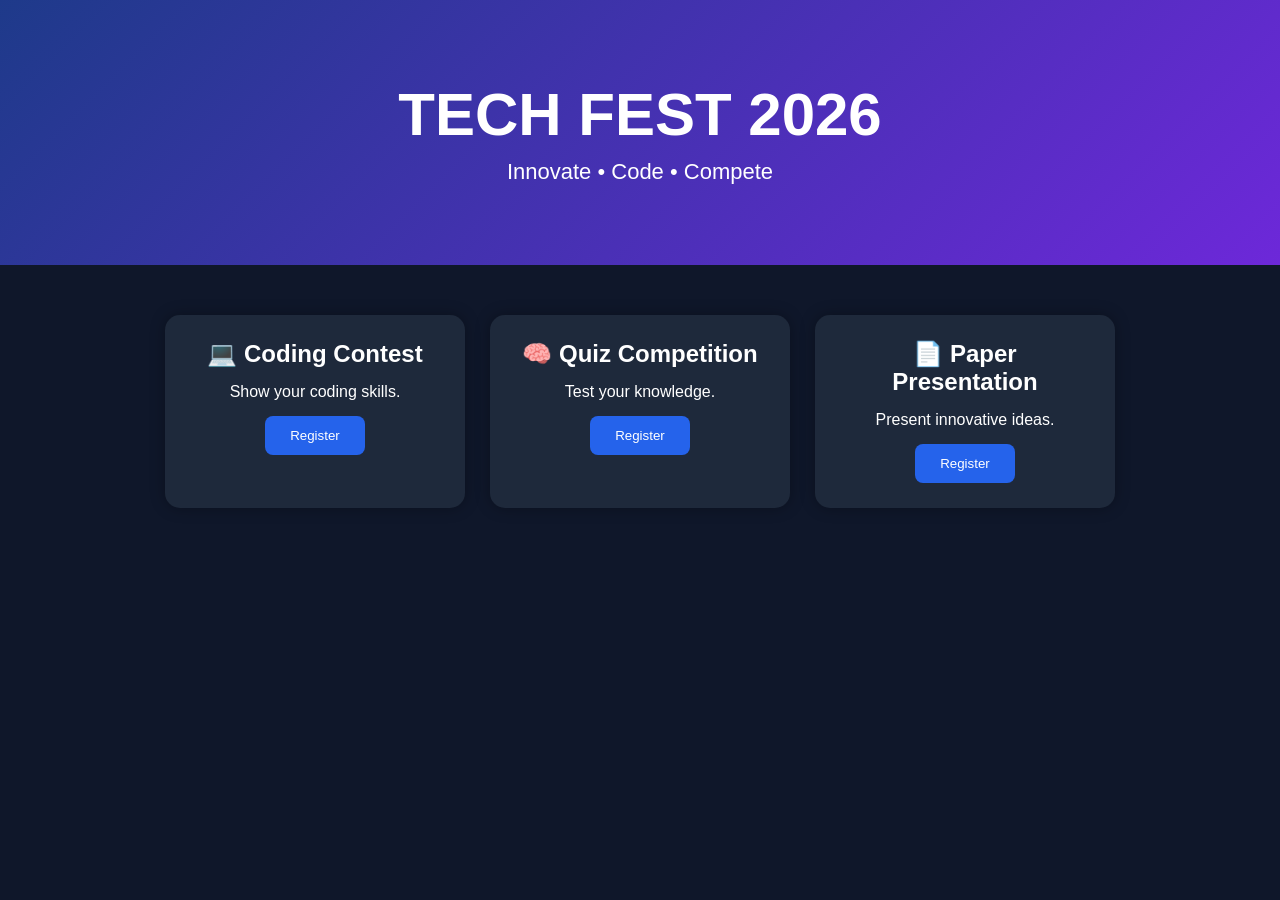
<file: index.html>
<!DOCTYPE html>
<html>
<head>
  <title>TECH FEST 2026</title>
  <link rel="stylesheet" href="style.css">
</head>
<body>

<header>
  <h1>TECH FEST 2026</h1>
  <p>Innovate • Code • Compete</p>
</header>

<div class="cards">

  <div class="card">
    <h2>💻 Coding Contest</h2>
    <p>Show your coding skills.</p>
    <a href="register.html?event=Coding Contest">
      <button>Register</button>
    </a>
  </div>

  <div class="card">
    <h2>🧠 Quiz Competition</h2>
    <p>Test your knowledge.</p>
    <a href="register.html?event=Quiz Competition">
      <button>Register</button>
    </a>
  </div>

  <div class="card">
    <h2>📄 Paper Presentation</h2>
    <p>Present innovative ideas.</p>
    <a href="register.html?event=Paper Presentation">
      <button>Register</button>
    </a>
  </div>

</div>

</body>
</html>
</file>
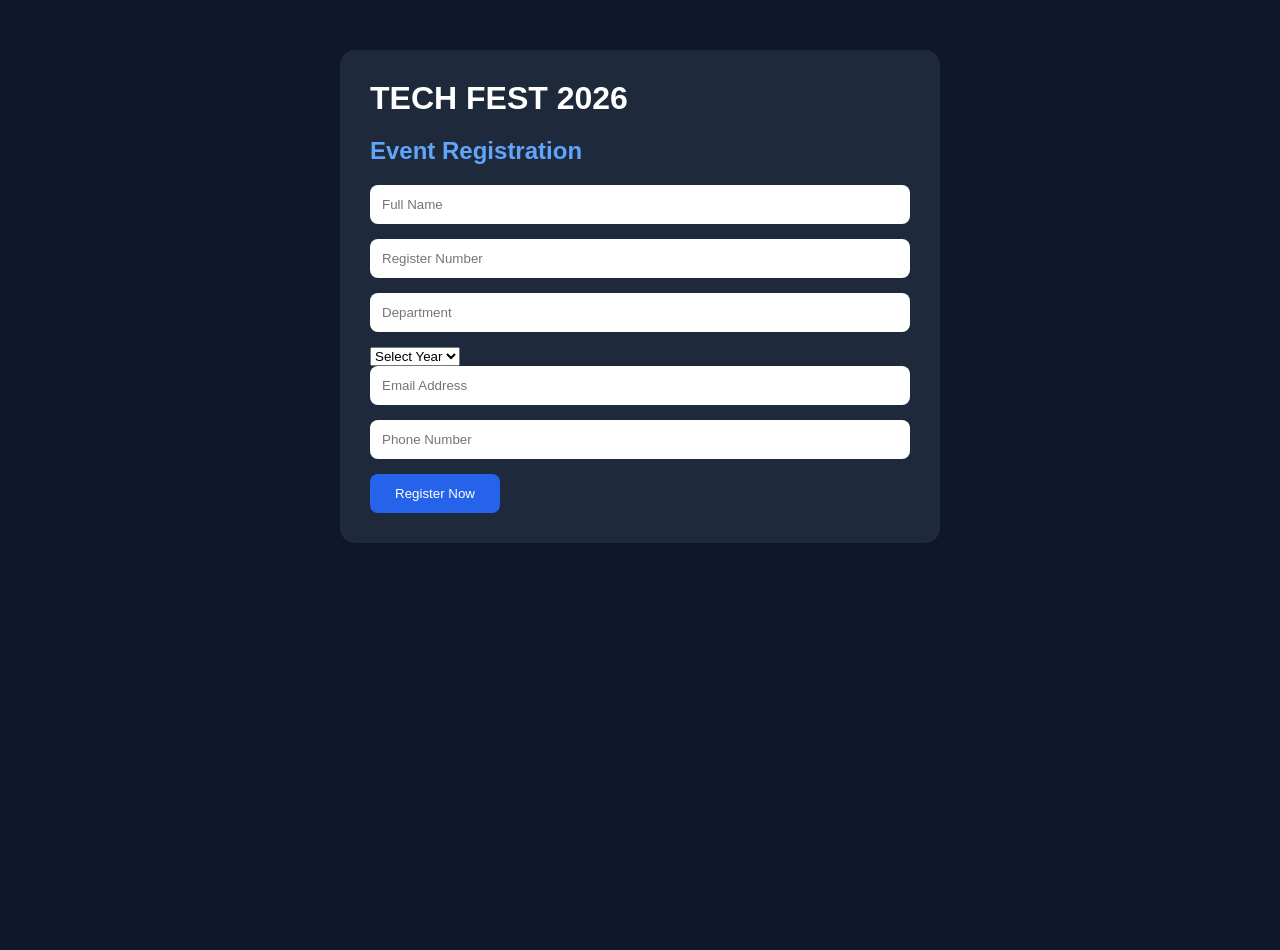
<file: register.html>
<!DOCTYPE html>
<html lang="en">
<head>
<meta charset="UTF-8">
<meta name="viewport" content="width=device-width, initial-scale=1.0">
<title>Event Registration</title>
<link rel="stylesheet" href="style.css">
</head>

<body>

<div class="form-container">

    <h1>TECH FEST 2026</h1>

    <h2 id="eventTitle">Selected Event</h2>

    <form action="register.php" method="POST">

        <input type="hidden" id="event" name="event">

        <input
            type="text"
            name="name"
            placeholder="Full Name"
            required
        >

        <input
            type="text"
            name="regno"
            placeholder="Register Number"
            required
        >

        <input
            type="text"
            name="department"
            placeholder="Department"
            required
        >

        <select name="year" required>
            <option value="">Select Year</option>
            <option>1</option>
            <option>2</option>
            <option>3</option>
            <option>4</option>
        </select>

        <input
            type="email"
            name="email"
            placeholder="Email Address"
            required
        >

        <input
            type="tel"
            name="phone"
            placeholder="Phone Number"
            required
        >

        <button type="submit">
            Register Now
        </button>

    </form>

</div>

<script>

const params = new URLSearchParams(window.location.search);

const eventName = params.get("event");

document.getElementById("eventTitle").innerText =
eventName ? eventName : "Event Registration";

document.getElementById("event").value =
eventName ? eventName : "";

</script>

</body>
</html>
</file>
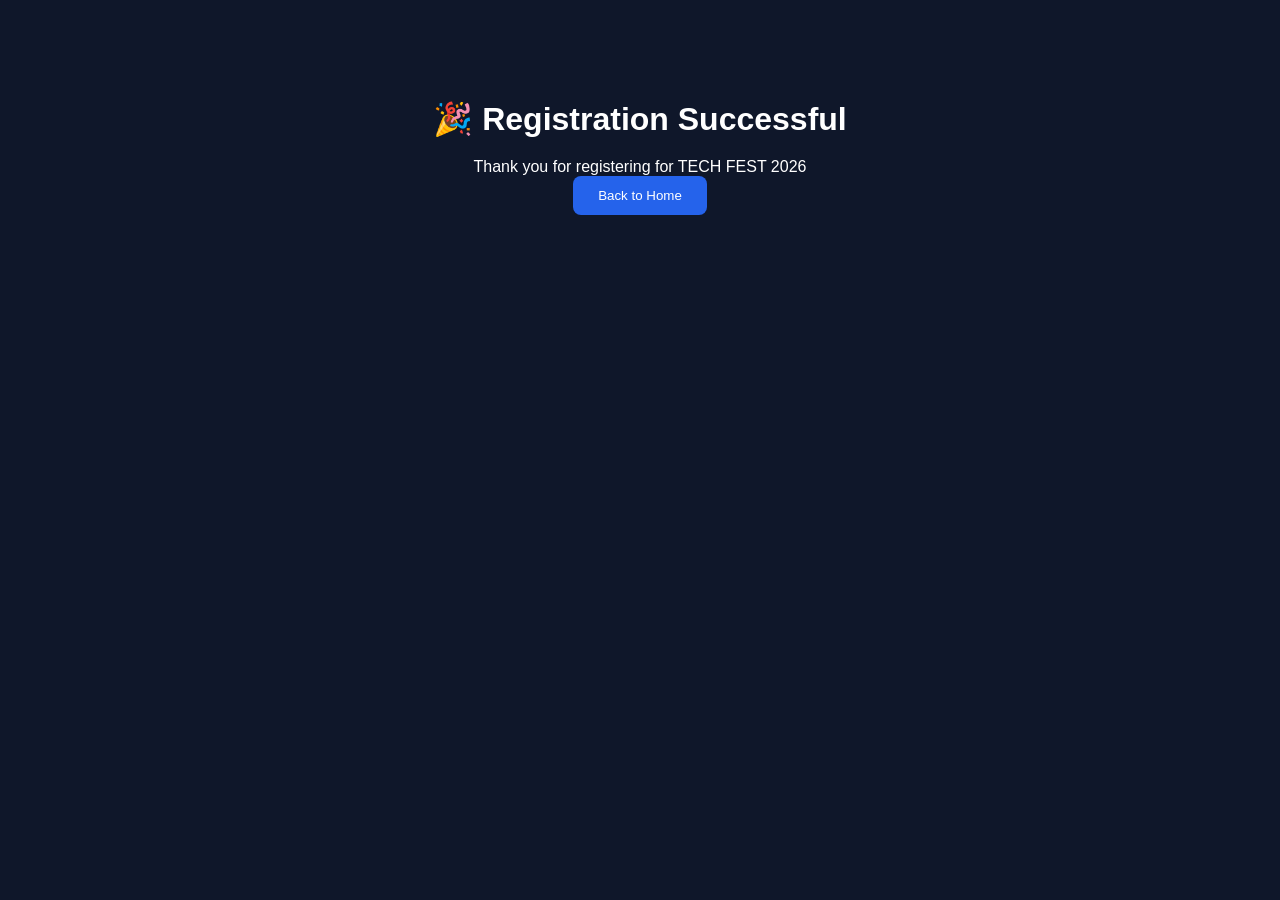
<file: success.html>
<!DOCTYPE html>
<html>
<head>
<title>Success</title>
<link rel="stylesheet" href="style.css">
</head>
<body>

<div class="success-box">

<h1>🎉 Registration Successful</h1>

<p>
Thank you for registering for TECH FEST 2026
</p>

<a href="index.html">
<button>Back to Home</button>
</a>

</div>

</body>
</html>
</file>
<file: style.css>
*{
margin:0;
padding:0;
box-sizing:border-box;
font-family:Arial,sans-serif;
}

body{
background:#0f172a;
color:white;
min-height:100vh;
}

header{
text-align:center;
padding:80px 20px;
background:linear-gradient(135deg,#1e3a8a,#6d28d9);
}

header h1{
font-size:60px;
}

header p{
font-size:22px;
margin-top:10px;
}

.cards{
display:flex;
justify-content:center;
gap:25px;
padding:50px;
flex-wrap:wrap;
}

.card{
background:#1e293b;
width:300px;
padding:25px;
border-radius:15px;
text-align:center;
box-shadow:0 0 15px rgba(0,0,0,.3);
}

.card h2{
margin-bottom:15px;
}

.card p{
margin-bottom:15px;
}

.card button,
form button,
.success-box button{
padding:12px 25px;
border:none;
border-radius:8px;
background:#2563eb;
color:white;
cursor:pointer;
}

.form-container{
max-width:600px;
margin:50px auto;
background:#1e293b;
padding:30px;
border-radius:15px;
}

.form-container h1{
margin-bottom:20px;
}

.form-container h2{
margin-bottom:20px;
color:#60a5fa;
}

input{
width:100%;
padding:12px;
margin-bottom:15px;
border:none;
border-radius:8px;
}

.success-box{
text-align:center;
padding:100px 20px;
}

.success-box h1{
margin-bottom:20px;
}
</file>
